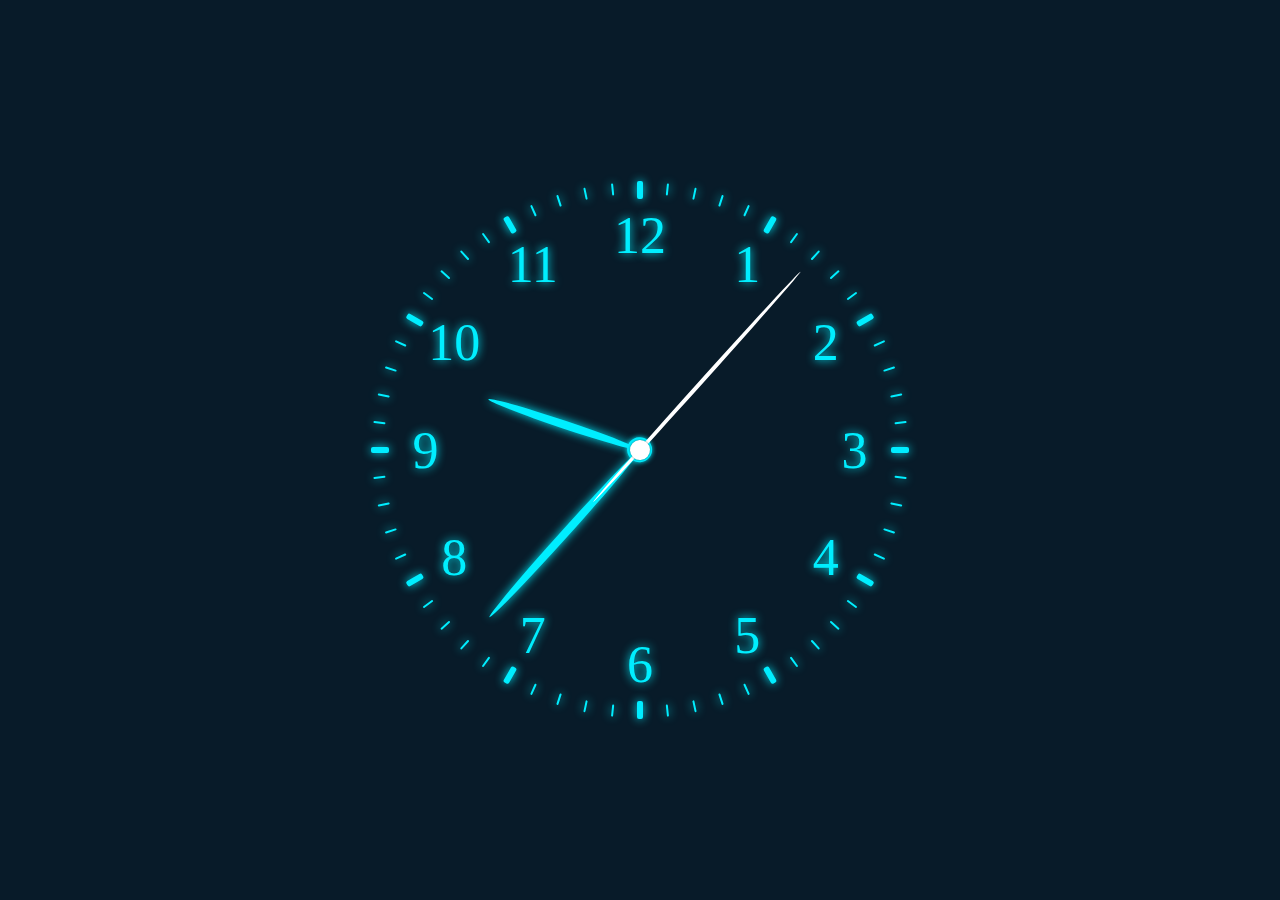
<file: index.html>
<!DOCTYPE html>
<html lang="en">
<head>
    <meta charset="UTF-8">
    <meta name="viewport" content="width=device-width, initial-scale=1.0">
    <title>Analog Clock using HTML CSS & Javascript</title>
    <link rel="stylesheet" href="style.css">
</head>
<body>

    <div class="wrapper">
        <div class="bar-seconds"></div>
        <div class="number-hours"></div>
        
        <div class="hands-box">
            <div class="hand hours"><i></i></div>
            <div class="hand minutes"><i></i></div>
            <div class="hand seconds"><i></i></div>
        </div>
    </div>


    <script src="script.js"></script>
</body>
</html>
</file>
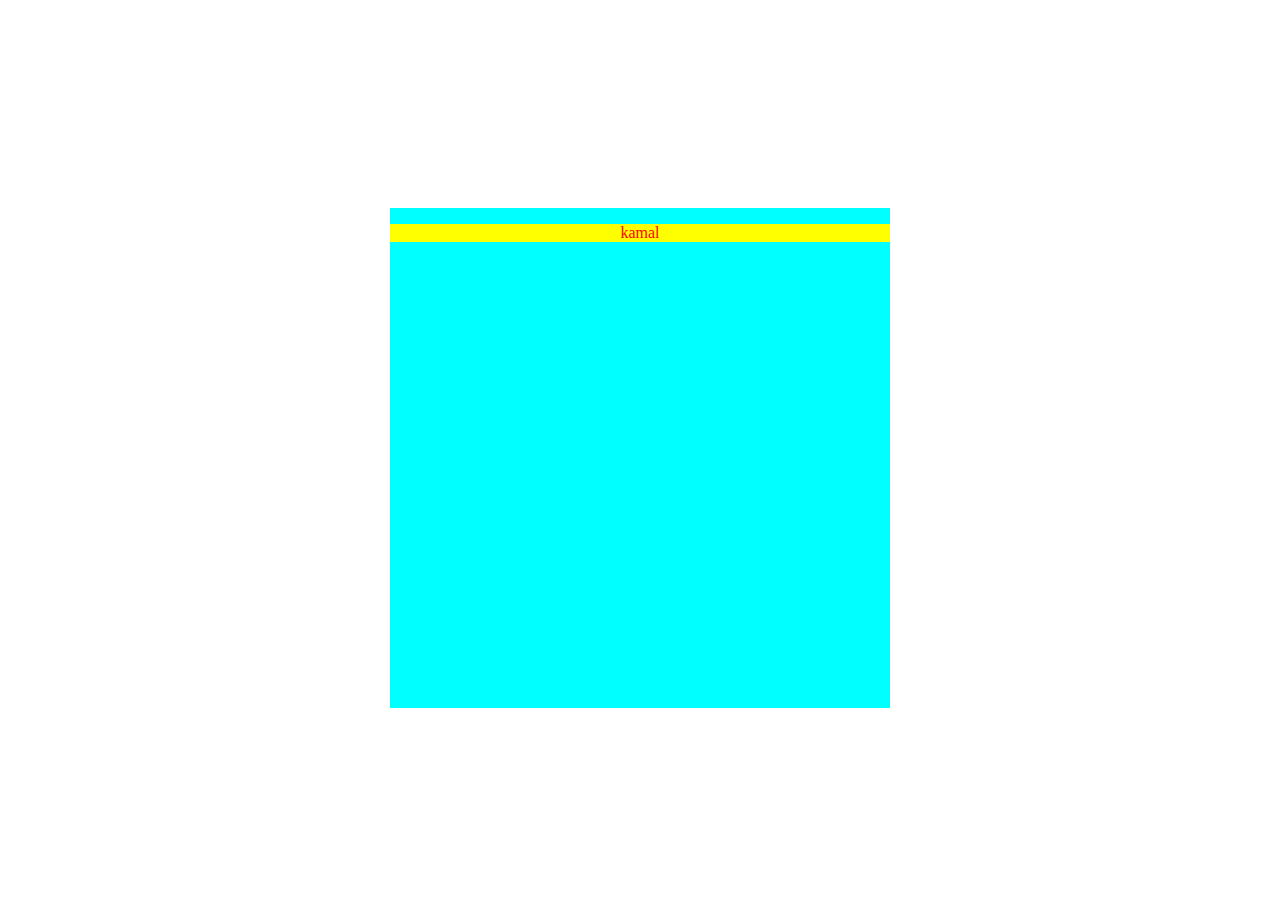
<file: test.html>
<!DOCTYPE html>
<html lang="en">
<head>
    <meta charset="UTF-8">
    <meta name="viewport" content="width=device-width, initial-scale=1.0">
    <title>Document</title>
    <link rel="stylesheet" href="test.css">
</head>
<body>
    <span><p>souad</p></span>
    <span><p>kamal</p></span>
    

    <!--transform-origin-->
    <div class="shape">
        <span class="origin"></span>
        <span class="x-axis"></span>
        <span class="y-axis"></span>
        <div>Transform</div>
    </div>
</body>
</html>
</file>
<file: style.css>
/*https://codepen.io/shshaw/full/pOVKjb*/
/*
3D Transform => transform-origin(X,Y,Z)
X-Axis
    CSS Unit [px, em, rem]
    %
    keywords
       left = 0%
       center = 50%
       right = 100%
Y-Axis
    CSS Unit [px, em, rem]
    %
    Keyword
        top = 0%
        center = 50%
        bottom = 100%       


*/

*{
    margin: 0;
    padding: 0;
    box-sizing: border-box;
}

body{
    display: flex;
    justify-content: center;
    align-items: center;
    min-height: 100vh;
    background: #081b29;
    overflow: hidden;
}

.wrapper{
    position: relative;
    width: 500px;
    height: 500px;
    border-radius: 50%;

    display: flex;
    justify-content: center;
    align-items: center;
    animation: colorful 30s linear infinite;
}

@keyframes colorful {
    100%{
        filter: hue-rotate(360deg);
    }
    
}

.bar-seconds,
.number-hours{
    position: absolute;
    width: 100%;
    height: 100%;
    /* background: purple; */
    border-radius: 50%;
}

.bar-seconds span{
    position: absolute;
    /* 360deg / 60 = 6deg */
    transform: rotate(calc(var(--index) * 6deg));
    inset: -20px;
    text-align: center;
}

.bar-seconds span p{
    display: inline-block;
    width: 2px;
    height: 12px;
    background: #0ef;
    border-radius: 2px;
    box-shadow: 0 0 10px #0ef;
}

/* 5n = every multiple of 5*/
.bar-seconds span:nth-child(5n) p{
    width: 6px;
    height: 18px;
    transform: translateY(1px);
}

.number-hours span{
    position: absolute;
    /*360deg / 12 = 30deg*/
    transform: rotate(calc(var(--index) * 30deg));
    inset: 6px;
    text-align: center;
}

.number-hours span p{
    font-size: 52px;
    color: #0ef;
    text-shadow: 0 0 10px #0ef;
    transform: rotate(calc(var(--index) * -30deg));
}

.hands-box{
    position: relative;
    display: flex;
    justify-content: center;
    align-items: center;
}
.hands-box .hand{
    position: absolute;
    /*border-radius: 50%;*/
    display: flex;
    justify-content: center;
}

.hands-box .hand i{
    display: inline-block;
    transform-origin: bottom;
    border-radius: 50%;
    box-shadow: 0 0 10px #0ef;
}

.hands-box .hours{
    width: 320px;
    height: 320px;
    /* border: 1px solid red; */
}

.hands-box .hours i {
    width: 8px;
    /*half of parent height*/
    height: 160px;
    background: #0ef;
    /*transform: rotate(40deg);*/
}

.hands-box .minutes{
    width: 450px;
    height: 450px;
    /* border: 1px solid yellow; */
}

/* center dot bottom */
.hands-box .minutes::before{
    content: '';
    position: absolute;
    top: 50%;
    transform: translateY(-50%);
    width: 25px;
    height: 25px;
    background: #0ef;
    border-radius: 50%;
    box-shadow: 0 0 5px #0ef;
}

.hands-box .minutes i {
    width: 8px;
    /*half of parent height*/
    height: 225px;
    background: #0ef;
    /*transform: rotate(230deg);*/
}

.hands-box .seconds{
    width: 480px;
    height: 480px;
    /*border: 2px solid white;*/
}

/* center dot top */
.hands-box .seconds::before{
    content: '';
    position: absolute;
    top: 50%;
    transform: translateY(-50%);
    width: 20px;
    height: 20px;
    background: #fff;
    border-radius: 50%;
    box-shadow: 0 0 2px rgba(0, 0, 0, .5);
}

.hands-box .seconds i {
    width: 4px;
    /*half of parent height*/
    height: calc(240px + 70px);
    background: white;
    box-shadow: none;
    
}

/* span{
    background-color: aqua;
   
} 
 p{
    background-color: red;
} */
</file>
<file: test.css>
:root{    /*:root creates a global scope*/
    --blue: blue; 
}

body{
    display: flex;
    justify-content: center;
    align-items: center;
    min-height: 100vh;
}
/*https://chat.openai.com/c/d86aee60-923f-44b7-94eb-67024c1ddc90*/

span p{
    /*this <p> will take the same with as its container <span> if <span> have position:absolute */
    --red: red;  /*This is a local scope*/
    background-color: yellow;
    color: var(--red);
     width: 500px; 
    /* position: absolute; */
    /* transform: rotate(-30deg); */
    text-align: center;
}
span{
    background-color: aqua;
    position: absolute;
    height:500px; /*the height and width of an inline element cannot be set in css, you can change these properties if you use position:absolute*/
}
</file>
